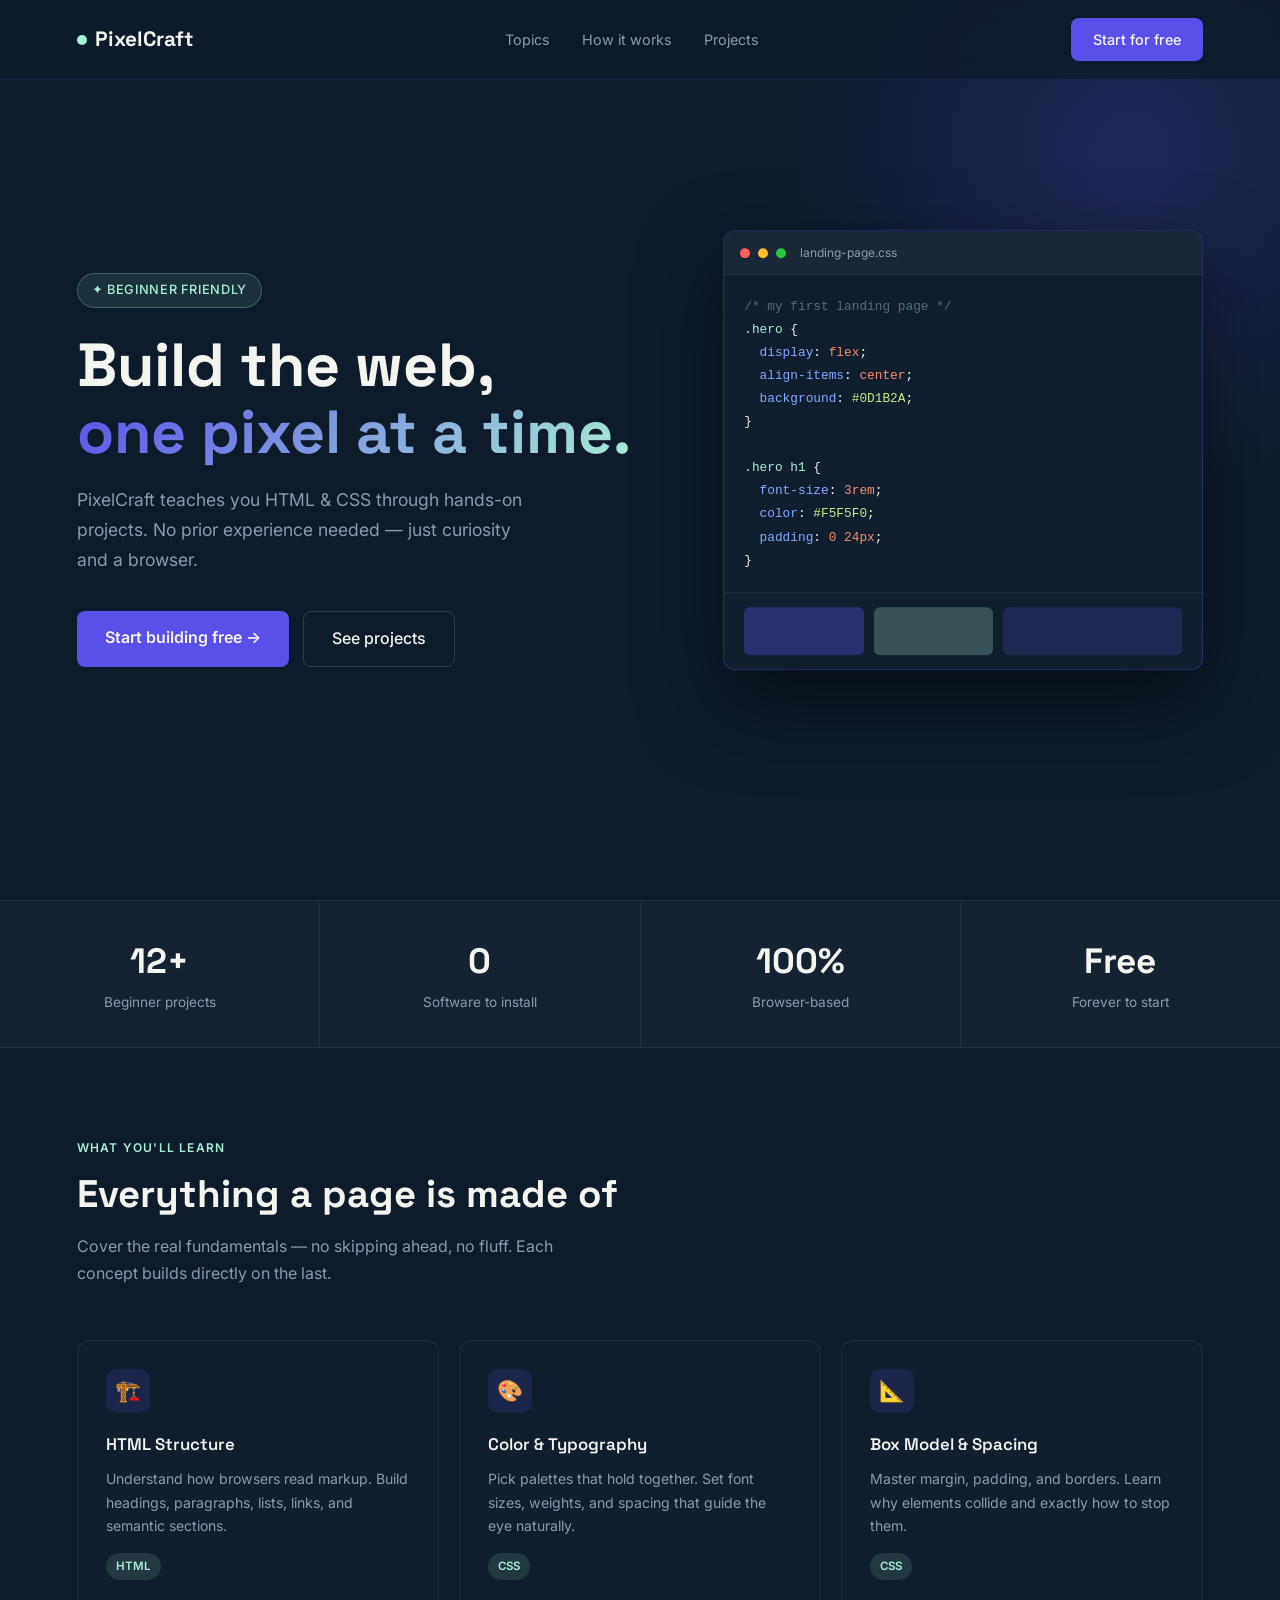
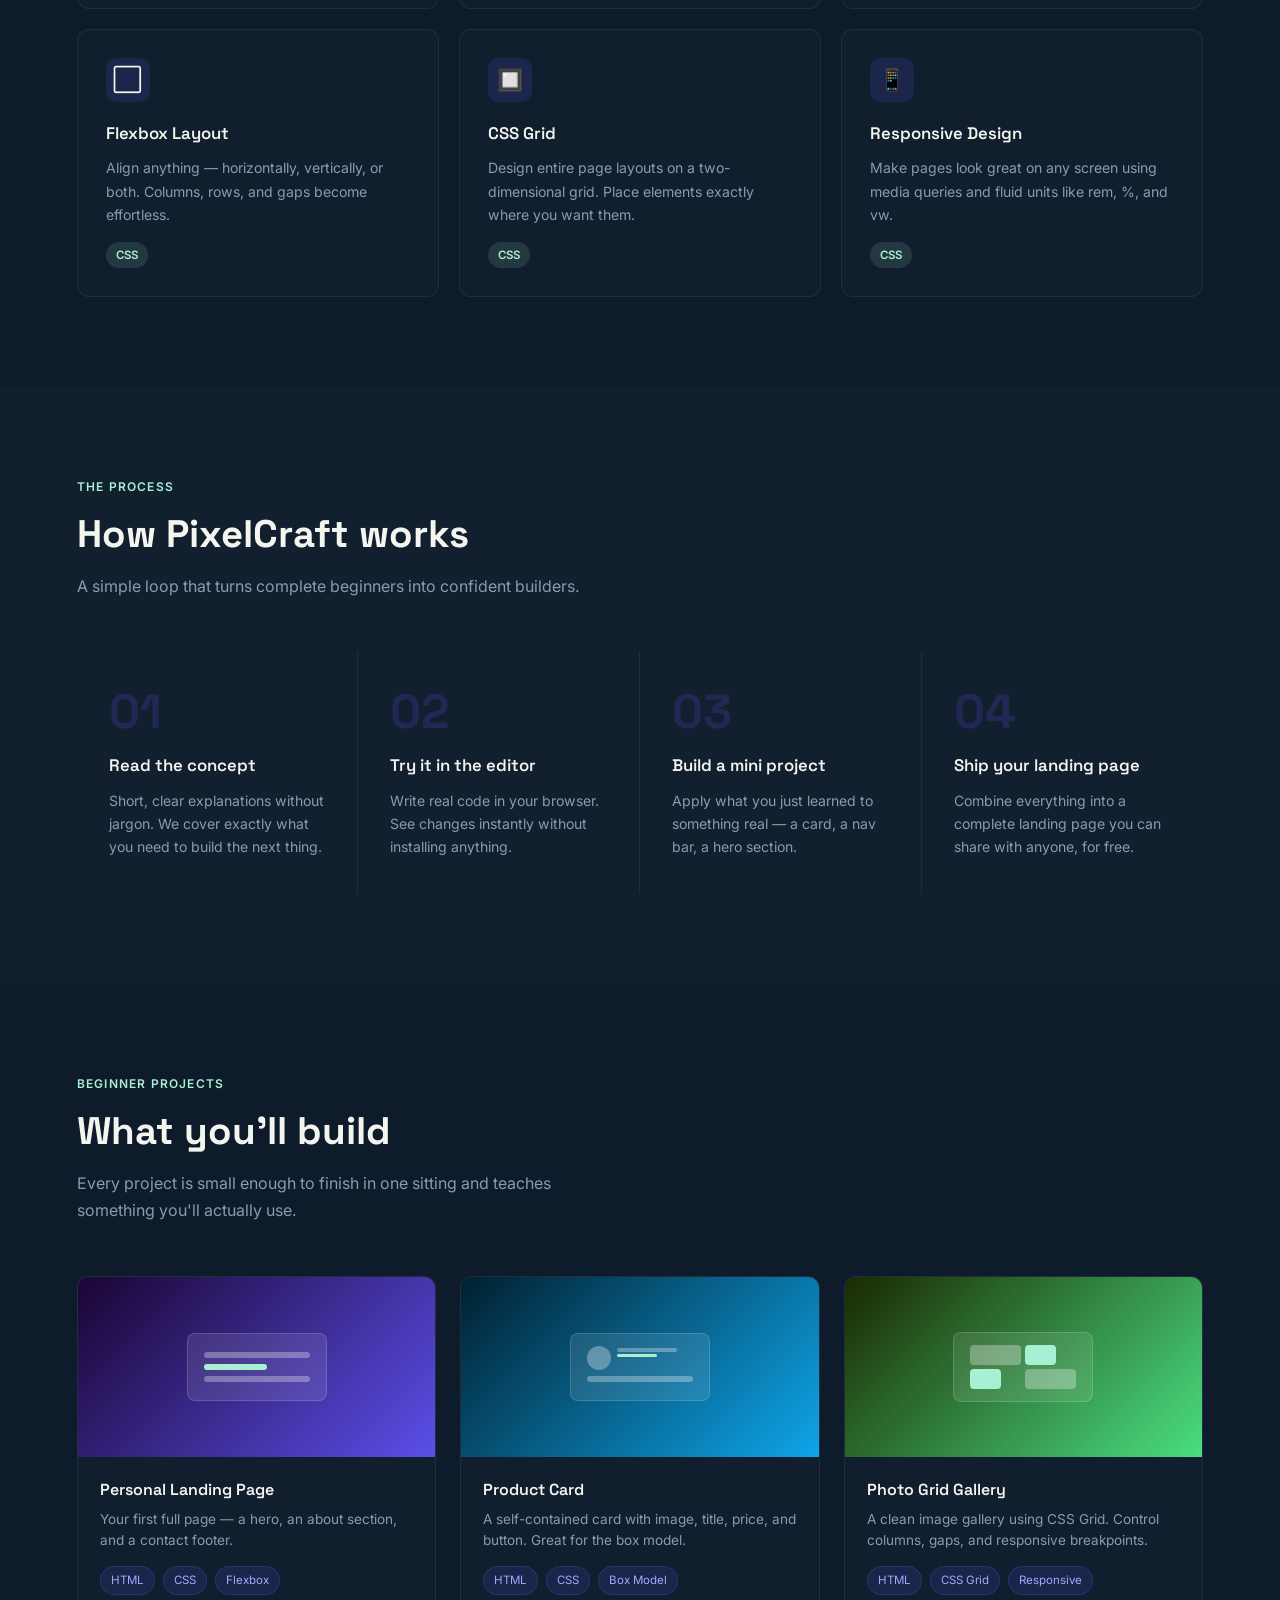
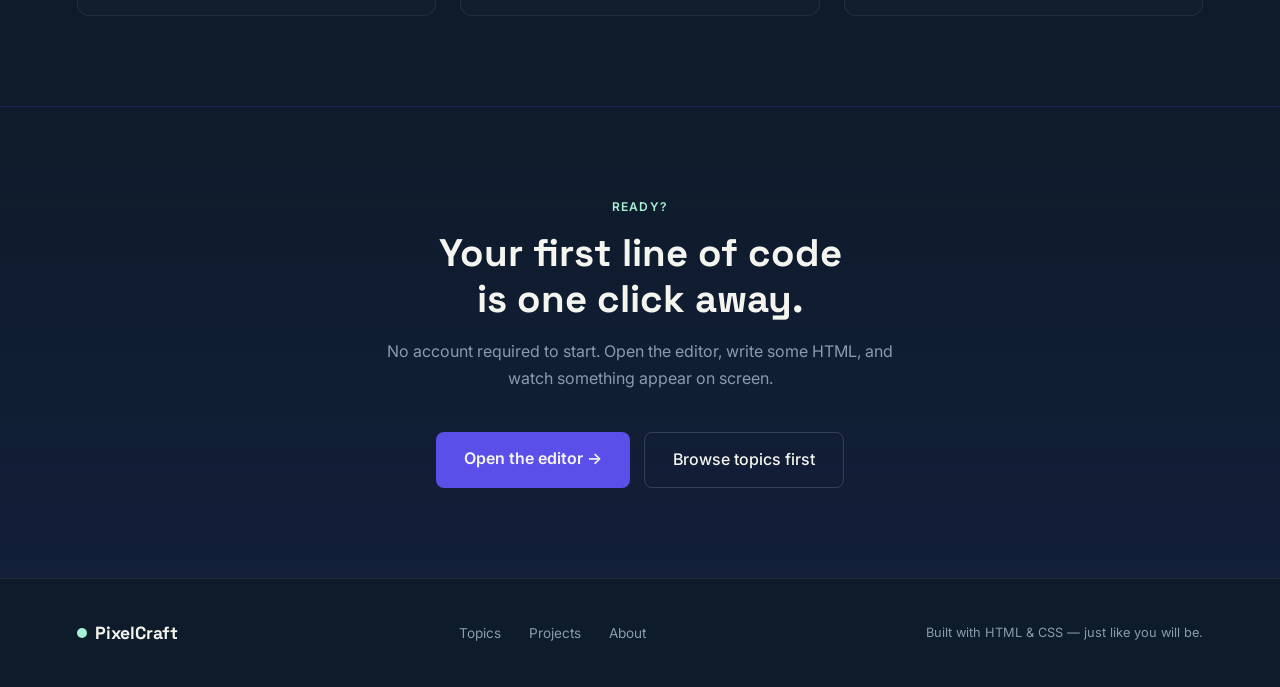
<file: index.html>
<!DOCTYPE html>
<html lang="en">
<head>
  <meta charset="UTF-8" />
  <meta name="viewport" content="width=device-width, initial-scale=1.0"/>
  <title>PixelCraft — Learn HTML & CSS</title>
  <link href="https://fonts.googleapis.com/css2?family=Space+Grotesk:wght@400;500;600;700&family=Inter:wght@400;500&display=swap" rel="stylesheet"/>
  <style>
    :root {
      --navy:   #0D1B2A;
      --indigo: #5B4FE9;
      --mint:   #A8F0D4;
      --white:  #F5F5F0;
      --grey:   #8A9BAE;
      --card-bg:#111E2E;
      --radius: 12px;
    }
    *, *::before, *::after { box-sizing: border-box; margin: 0; padding: 0; }
    html { scroll-behavior: smooth; }
    body {
      background: var(--navy);
      color: var(--white);
      font-family: 'Inter', sans-serif;
      font-size: 16px;
      line-height: 1.6;
      overflow-x: hidden;
    }

    /* NAV */
    nav {
      position: fixed; top: 0; left: 0; right: 0; z-index: 100;
      display: flex; align-items: center; justify-content: space-between;
      padding: 18px 6%;
      background: rgba(13,27,42,0.85);
      backdrop-filter: blur(12px);
      border-bottom: 1px solid rgba(91,79,233,0.15);
    }
    .logo {
      font-family: 'Space Grotesk', sans-serif;
      font-weight: 700; font-size: 1.3rem;
      color: var(--white); text-decoration: none;
      display: flex; align-items: center; gap: 8px;
    }
    .logo-dot { width: 10px; height: 10px; border-radius: 50%; background: var(--mint); display: inline-block; }
    .nav-links { display: flex; gap: 32px; list-style: none; }
    .nav-links a { color: var(--grey); text-decoration: none; font-size: .9rem; transition: color .2s; }
    .nav-links a:hover { color: var(--white); }
    .nav-cta {
      background: var(--indigo); color: var(--white);
      padding: 10px 22px; border-radius: 8px;
      text-decoration: none; font-size: .9rem; font-weight: 500;
      transition: opacity .2s;
    }
    .nav-cta:hover { opacity: .85; }

    /* HERO */
    .hero {
      min-height: 100vh;
      display: flex; align-items: center;
      padding: 120px 6% 80px;
      position: relative; overflow: hidden;
    }
    .hero-glow {
      position: absolute; top: -200px; right: -200px;
      width: 700px; height: 700px; border-radius: 50%;
      background: radial-gradient(circle, rgba(91,79,233,0.25) 0%, transparent 70%);
      pointer-events: none;
    }
    .hero-content { max-width: 560px; position: relative; z-index: 1; }
    .hero-eyebrow {
      display: inline-flex; align-items: center; gap: 8px;
      background: rgba(168,240,212,0.1);
      border: 1px solid rgba(168,240,212,0.25);
      color: var(--mint); font-size: .8rem; font-weight: 500;
      padding: 6px 14px; border-radius: 100px; margin-bottom: 24px;
      letter-spacing: .05em; text-transform: uppercase;
    }
    .hero h1 {
      font-family: 'Space Grotesk', sans-serif;
      font-size: clamp(2.4rem, 5vw, 3.8rem);
      font-weight: 700; line-height: 1.1; margin-bottom: 20px;
    }
    .hero h1 em {
      font-style: normal;
      background: linear-gradient(135deg, var(--indigo), var(--mint));
      -webkit-background-clip: text; -webkit-text-fill-color: transparent;
    }
    .hero p { color: var(--grey); font-size: 1.1rem; line-height: 1.7; margin-bottom: 36px; max-width: 460px; }
    .hero-actions { display: flex; gap: 14px; flex-wrap: wrap; }
    .btn-primary {
      background: var(--indigo); color: var(--white);
      padding: 14px 28px; border-radius: 8px;
      text-decoration: none; font-weight: 600; font-size: 1rem;
      transition: transform .2s, box-shadow .2s;
    }
    .btn-primary:hover { transform: translateY(-2px); box-shadow: 0 8px 32px rgba(91,79,233,.4); }
    .btn-secondary {
      background: transparent; color: var(--white);
      padding: 14px 28px; border-radius: 8px;
      text-decoration: none; font-weight: 500; font-size: 1rem;
      border: 1px solid rgba(255,255,255,0.15);
      transition: border-color .2s, background .2s;
    }
    .btn-secondary:hover { border-color: rgba(255,255,255,.4); background: rgba(255,255,255,.05); }

    /* ANIMATED CODE WINDOW */
    .hero-visual {
      position: absolute; right: 6%; top: 50%; transform: translateY(-50%);
      width: min(480px, 42vw);
    }
    .code-window {
      background: var(--card-bg);
      border: 1px solid rgba(91,79,233,0.3);
      border-radius: var(--radius); overflow: hidden;
      box-shadow: 0 32px 80px rgba(0,0,0,.5);
    }
    .code-titlebar {
      background: rgba(255,255,255,.04);
      padding: 12px 16px;
      display: flex; align-items: center; gap: 8px;
      border-bottom: 1px solid rgba(255,255,255,.07);
    }
    .dot { width: 10px; height: 10px; border-radius: 50%; }
    .dot-r { background: #FF5F57; }
    .dot-y { background: #FEBC2E; }
    .dot-g { background: #28C840; }
    .code-filename { color: var(--grey); font-size: .75rem; margin-left: 6px; }
    .code-body { padding: 20px; font-family: 'Courier New', monospace; font-size: .8rem; line-height: 1.8; }
    .code-line { opacity: 0; transform: translateX(-8px); animation: fadeIn .35s forwards; }
    .kw   { color: #C792EA; }
    .sel  { color: var(--mint); }
    .prop { color: #82AAFF; }
    .val  { color: #F78C6C; }
    .str  { color: #C3E88D; }
    .comment { color: #546E7A; }
    .code-line:nth-child(1)  { animation-delay: .2s; }
    .code-line:nth-child(2)  { animation-delay: .5s; }
    .code-line:nth-child(3)  { animation-delay: .8s; }
    .code-line:nth-child(4)  { animation-delay: 1.0s; }
    .code-line:nth-child(5)  { animation-delay: 1.2s; }
    .code-line:nth-child(6)  { animation-delay: 1.4s; }
    .code-line:nth-child(7)  { animation-delay: 1.6s; }
    .code-line:nth-child(8)  { animation-delay: 1.8s; }
    .code-line:nth-child(9)  { animation-delay: 2.0s; }
    .code-line:nth-child(10) { animation-delay: 2.2s; }
    .code-line:nth-child(11) { animation-delay: 2.4s; }
    .code-line:nth-child(12) { animation-delay: 2.6s; }
    @keyframes fadeIn { to { opacity: 1; transform: translateX(0); } }
    .live-preview {
      border-top: 1px solid rgba(255,255,255,.07);
      padding: 14px 20px; display: flex; gap: 10px;
    }
    .preview-box {
      flex: 1; height: 48px; border-radius: 6px;
      background: rgba(91,79,233,.35);
      animation: pulse 2s ease-in-out infinite;
    }
    .preview-box:nth-child(2) { animation-delay: .3s; background: rgba(168,240,212,.25); }
    .preview-box:nth-child(3) { animation-delay: .6s; flex: 1.5; background: rgba(91,79,233,.2); }
    @keyframes pulse { 0%,100% { opacity: .6; } 50% { opacity: 1; } }

    /* STATS */
    .stats {
      display: flex;
      background: rgba(255,255,255,.03);
      border-top: 1px solid rgba(255,255,255,.07);
      border-bottom: 1px solid rgba(255,255,255,.07);
    }
    .stat {
      flex: 1; padding: 32px 6%; text-align: center;
      border-right: 1px solid rgba(255,255,255,.07);
    }
    .stat:last-child { border-right: none; }
    .stat-num {
      font-family: 'Space Grotesk', sans-serif;
      font-size: 2.2rem; font-weight: 700; color: var(--white); display: block;
    }
    .stat-label { color: var(--grey); font-size: .85rem; margin-top: 4px; }

    /* SHARED SECTION STYLES */
    section { padding: 90px 6%; }
    .section-eyebrow {
      font-size: .75rem; font-weight: 600;
      color: var(--mint); letter-spacing: .1em;
      text-transform: uppercase; margin-bottom: 14px;
    }
    .section-title {
      font-family: 'Space Grotesk', sans-serif;
      font-size: clamp(1.8rem, 3vw, 2.6rem);
      font-weight: 700; line-height: 1.2; margin-bottom: 16px;
    }
    .section-sub { color: var(--grey); max-width: 520px; line-height: 1.7; margin-bottom: 52px; }

    /* TOPICS */
    .topics-grid { display: grid; grid-template-columns: repeat(auto-fit, minmax(270px, 1fr)); gap: 20px; }
    .topic-card {
      background: var(--card-bg);
      border: 1px solid rgba(255,255,255,.07);
      border-radius: var(--radius); padding: 28px;
      transition: border-color .2s, transform .2s;
      position: relative; overflow: hidden;
    }
    .topic-card::before {
      content: ''; position: absolute; top: 0; left: 0; right: 0; height: 2px;
      background: linear-gradient(90deg, var(--indigo), var(--mint));
      opacity: 0; transition: opacity .2s;
    }
    .topic-card:hover { border-color: rgba(91,79,233,.4); transform: translateY(-4px); }
    .topic-card:hover::before { opacity: 1; }
    .topic-icon {
      width: 44px; height: 44px; border-radius: 10px;
      background: rgba(91,79,233,.15);
      display: flex; align-items: center; justify-content: center;
      font-size: 1.3rem; margin-bottom: 18px;
    }
    .topic-card h3 { font-family: 'Space Grotesk', sans-serif; font-size: 1.05rem; font-weight: 600; margin-bottom: 10px; }
    .topic-card p { color: var(--grey); font-size: .88rem; line-height: 1.65; }
    .topic-tag {
      display: inline-block; margin-top: 16px;
      font-size: .72rem; font-weight: 600;
      padding: 4px 10px; border-radius: 100px;
      background: rgba(168,240,212,.12); color: var(--mint);
    }

    /* HOW IT WORKS */
    .how-section { background: rgba(255,255,255,.02); }
    .how-grid { display: grid; grid-template-columns: repeat(auto-fit, minmax(220px, 1fr)); }
    .how-step {
      padding: 36px 32px;
      border-right: 1px solid rgba(255,255,255,.07);
    }
    .how-step:last-child { border-right: none; }
    .step-num {
      font-family: 'Space Grotesk', sans-serif;
      font-size: 3rem; font-weight: 700;
      color: rgba(91,79,233,.2); line-height: 1; margin-bottom: 16px;
    }
    .how-step h3 { font-family: 'Space Grotesk', sans-serif; font-size: 1.05rem; font-weight: 600; margin-bottom: 10px; }
    .how-step p { color: var(--grey); font-size: .88rem; line-height: 1.65; }

    /* PROJECTS */
    .projects-grid { display: grid; grid-template-columns: repeat(auto-fit, minmax(300px, 1fr)); gap: 24px; }
    .project-card {
      background: var(--card-bg);
      border: 1px solid rgba(255,255,255,.07);
      border-radius: var(--radius); overflow: hidden;
      transition: transform .2s;
    }
    .project-card:hover { transform: translateY(-4px); }
    .project-thumb { height: 180px; position: relative; overflow: hidden; }
    .thumb-1 { background: linear-gradient(135deg, #1a0533, #5B4FE9); }
    .thumb-2 { background: linear-gradient(135deg, #012030, #0EA5E9); }
    .thumb-3 { background: linear-gradient(135deg, #1a2a00, #4ADE80); }
    .thumb-inner { position: absolute; inset: 0; display: flex; align-items: center; justify-content: center; }
    .mini-ui {
      background: rgba(255,255,255,.1);
      border-radius: 8px; padding: 12px 16px;
      border: 1px solid rgba(255,255,255,.15);
      font-family: 'Space Grotesk', sans-serif;
      font-size: .7rem; color: rgba(255,255,255,.8); min-width: 140px;
    }
    .mini-bar { height: 6px; border-radius: 3px; background: rgba(255,255,255,.3); margin: 6px 0; }
    .mini-bar.short { width: 60%; background: var(--mint); }
    .project-info { padding: 20px 22px; }
    .project-info h3 { font-family: 'Space Grotesk', sans-serif; font-size: 1rem; font-weight: 600; margin-bottom: 6px; }
    .project-info p { color: var(--grey); font-size: .85rem; }
    .project-skills { display: flex; gap: 8px; flex-wrap: wrap; margin-top: 14px; }
    .skill-pill {
      font-size: .72rem; padding: 4px 10px; border-radius: 100px;
      background: rgba(91,79,233,.15); color: #A5A8FF;
      border: 1px solid rgba(91,79,233,.25);
    }

    /* CTA */
    .cta-section {
      text-align: center;
      background: linear-gradient(180deg, transparent, rgba(91,79,233,.08));
      border-top: 1px solid rgba(91,79,233,.15);
    }
    .cta-section .section-sub { margin: 0 auto 40px; text-align: center; }
    .cta-actions { display: flex; justify-content: center; gap: 14px; flex-wrap: wrap; }

    /* FOOTER */
    footer {
      padding: 40px 6%;
      border-top: 1px solid rgba(255,255,255,.07);
      display: flex; align-items: center; justify-content: space-between;
      flex-wrap: wrap; gap: 16px;
    }
    .footer-logo {
      font-family: 'Space Grotesk', sans-serif;
      font-weight: 700; font-size: 1.1rem; color: var(--white);
      text-decoration: none; display: flex; align-items: center; gap: 8px;
    }
    .footer-links { display: flex; gap: 28px; list-style: none; }
    .footer-links a { color: var(--grey); text-decoration: none; font-size: .85rem; transition: color .2s; }
    .footer-links a:hover { color: var(--white); }
    .footer-copy { color: var(--grey); font-size: .8rem; }

    /* RESPONSIVE */
    @media (max-width: 900px) {
      .hero-visual { display: none; }
      .hero-content { max-width: 100%; }
      .how-grid { grid-template-columns: 1fr 1fr; }
      .how-step { border-right: none; border-bottom: 1px solid rgba(255,255,255,.07); }
      .how-step:last-child { border-bottom: none; }
      .nav-links { display: none; }
    }
    @media (max-width: 600px) {
      .stats { flex-direction: column; }
      .stat { border-right: none; border-bottom: 1px solid rgba(255,255,255,.07); }
      .how-grid { grid-template-columns: 1fr; }
      footer { flex-direction: column; text-align: center; }
    }
    @media (prefers-reduced-motion: reduce) {
      .code-line { animation: none; opacity: 1; transform: none; }
      .preview-box { animation: none; }
    }
  </style>
</head>
<body>

  <!-- NAV -->
  <nav>
    <a href="#" class="logo"><span class="logo-dot"></span>PixelCraft</a>
    <ul class="nav-links">
      <li><a href="#topics">Topics</a></li>
      <li><a href="#how">How it works</a></li>
      <li><a href="#projects">Projects</a></li>
    </ul>
    <a href="#start" class="nav-cta">Start for free</a>
  </nav>

  <!-- HERO -->
  <section class="hero">
    <div class="hero-glow"></div>
    <div class="hero-content">
      <div class="hero-eyebrow">✦ Beginner friendly</div>
      <h1>Build the web,<br/><em>one pixel at a time.</em></h1>
      <p>PixelCraft teaches you HTML & CSS through hands-on projects. No prior experience needed — just curiosity and a browser.</p>
      <div class="hero-actions">
        <a href="#start" class="btn-primary">Start building free →</a>
        <a href="#projects" class="btn-secondary">See projects</a>
      </div>
    </div>
    <div class="hero-visual">
      <div class="code-window">
        <div class="code-titlebar">
          <span class="dot dot-r"></span>
          <span class="dot dot-y"></span>
          <span class="dot dot-g"></span>
          <span class="code-filename">landing-page.css</span>
        </div>
        <div class="code-body">
          <div class="code-line"><span class="comment">/* my first landing page */</span></div>
          <div class="code-line"><span class="sel">.hero</span> {</div>
          <div class="code-line">&nbsp;&nbsp;<span class="prop">display</span>: <span class="val">flex</span>;</div>
          <div class="code-line">&nbsp;&nbsp;<span class="prop">align-items</span>: <span class="val">center</span>;</div>
          <div class="code-line">&nbsp;&nbsp;<span class="prop">background</span>: <span class="str">#0D1B2A</span>;</div>
          <div class="code-line">}</div>
          <div class="code-line">&nbsp;</div>
          <div class="code-line"><span class="sel">.hero h1</span> {</div>
          <div class="code-line">&nbsp;&nbsp;<span class="prop">font-size</span>: <span class="val">3rem</span>;</div>
          <div class="code-line">&nbsp;&nbsp;<span class="prop">color</span>: <span class="str">#F5F5F0</span>;</div>
          <div class="code-line">&nbsp;&nbsp;<span class="prop">padding</span>: <span class="val">0 24px</span>;</div>
          <div class="code-line">}</div>
        </div>
        <div class="live-preview">
          <div class="preview-box"></div>
          <div class="preview-box"></div>
          <div class="preview-box"></div>
        </div>
      </div>
    </div>
  </section>

  <!-- STATS -->
  <div class="stats">
    <div class="stat"><span class="stat-num">12+</span><span class="stat-label">Beginner projects</span></div>
    <div class="stat"><span class="stat-num">0</span><span class="stat-label">Software to install</span></div>
    <div class="stat"><span class="stat-num">100%</span><span class="stat-label">Browser-based</span></div>
    <div class="stat"><span class="stat-num">Free</span><span class="stat-label">Forever to start</span></div>
  </div>

  <!-- TOPICS -->
  <section id="topics">
    <div class="section-eyebrow">What you'll learn</div>
    <h2 class="section-title">Everything a page is made of</h2>
    <p class="section-sub">Cover the real fundamentals — no skipping ahead, no fluff. Each concept builds directly on the last.</p>
    <div class="topics-grid">
      <div class="topic-card">
        <div class="topic-icon">🏗️</div>
        <h3>HTML Structure</h3>
        <p>Understand how browsers read markup. Build headings, paragraphs, lists, links, and semantic sections.</p>
        <span class="topic-tag">HTML</span>
      </div>
      <div class="topic-card">
        <div class="topic-icon">🎨</div>
        <h3>Color & Typography</h3>
        <p>Pick palettes that hold together. Set font sizes, weights, and spacing that guide the eye naturally.</p>
        <span class="topic-tag">CSS</span>
      </div>
      <div class="topic-card">
        <div class="topic-icon">📐</div>
        <h3>Box Model & Spacing</h3>
        <p>Master margin, padding, and borders. Learn why elements collide and exactly how to stop them.</p>
        <span class="topic-tag">CSS</span>
      </div>
      <div class="topic-card">
        <div class="topic-icon">⬜</div>
        <h3>Flexbox Layout</h3>
        <p>Align anything — horizontally, vertically, or both. Columns, rows, and gaps become effortless.</p>
        <span class="topic-tag">CSS</span>
      </div>
      <div class="topic-card">
        <div class="topic-icon">🔲</div>
        <h3>CSS Grid</h3>
        <p>Design entire page layouts on a two-dimensional grid. Place elements exactly where you want them.</p>
        <span class="topic-tag">CSS</span>
      </div>
      <div class="topic-card">
        <div class="topic-icon">📱</div>
        <h3>Responsive Design</h3>
        <p>Make pages look great on any screen using media queries and fluid units like rem, %, and vw.</p>
        <span class="topic-tag">CSS</span>
      </div>
    </div>
  </section>

  <!-- HOW IT WORKS -->
  <section id="how" class="how-section">
    <div class="section-eyebrow">The process</div>
    <h2 class="section-title">How PixelCraft works</h2>
    <p class="section-sub">A simple loop that turns complete beginners into confident builders.</p>
    <div class="how-grid">
      <div class="how-step">
        <div class="step-num">01</div>
        <h3>Read the concept</h3>
        <p>Short, clear explanations without jargon. We cover exactly what you need to build the next thing.</p>
      </div>
      <div class="how-step">
        <div class="step-num">02</div>
        <h3>Try it in the editor</h3>
        <p>Write real code in your browser. See changes instantly without installing anything.</p>
      </div>
      <div class="how-step">
        <div class="step-num">03</div>
        <h3>Build a mini project</h3>
        <p>Apply what you just learned to something real — a card, a nav bar, a hero section.</p>
      </div>
      <div class="how-step">
        <div class="step-num">04</div>
        <h3>Ship your landing page</h3>
        <p>Combine everything into a complete landing page you can share with anyone, for free.</p>
      </div>
    </div>
  </section>

  <!-- PROJECTS -->
  <section id="projects">
    <div class="section-eyebrow">Beginner projects</div>
    <h2 class="section-title">What you'll build</h2>
    <p class="section-sub">Every project is small enough to finish in one sitting and teaches something you'll actually use.</p>
    <div class="projects-grid">
      <div class="project-card">
        <div class="project-thumb thumb-1">
          <div class="thumb-inner">
            <div class="mini-ui">
              <div class="mini-bar"></div>
              <div class="mini-bar short"></div>
              <div class="mini-bar"></div>
            </div>
          </div>
        </div>
        <div class="project-info">
          <h3>Personal Landing Page</h3>
          <p>Your first full page — a hero, an about section, and a contact footer.</p>
          <div class="project-skills">
            <span class="skill-pill">HTML</span>
            <span class="skill-pill">CSS</span>
            <span class="skill-pill">Flexbox</span>
          </div>
        </div>
      </div>
      <div class="project-card">
        <div class="project-thumb thumb-2">
          <div class="thumb-inner">
            <div class="mini-ui" style="font-size:.65rem;">
              <div style="display:flex;gap:6px;margin-bottom:6px;">
                <div style="width:24px;height:24px;border-radius:50%;background:rgba(255,255,255,.3);"></div>
                <div>
                  <div class="mini-bar" style="width:60px;height:4px;margin:2px 0;"></div>
                  <div class="mini-bar short" style="height:3px;margin:0;width:40px;"></div>
                </div>
              </div>
              <div class="mini-bar"></div>
            </div>
          </div>
        </div>
        <div class="project-info">
          <h3>Product Card</h3>
          <p>A self-contained card with image, title, price, and button. Great for the box model.</p>
          <div class="project-skills">
            <span class="skill-pill">HTML</span>
            <span class="skill-pill">CSS</span>
            <span class="skill-pill">Box Model</span>
          </div>
        </div>
      </div>
      <div class="project-card">
        <div class="project-thumb thumb-3">
          <div class="thumb-inner">
            <div class="mini-ui">
              <div style="display:grid;grid-template-columns:1fr 1fr;gap:4px;">
                <div class="mini-bar" style="margin:0;height:20px;border-radius:4px;"></div>
                <div class="mini-bar short" style="margin:0;height:20px;border-radius:4px;"></div>
                <div class="mini-bar short" style="margin:0;height:20px;border-radius:4px;"></div>
                <div class="mini-bar" style="margin:0;height:20px;border-radius:4px;"></div>
              </div>
            </div>
          </div>
        </div>
        <div class="project-info">
          <h3>Photo Grid Gallery</h3>
          <p>A clean image gallery using CSS Grid. Control columns, gaps, and responsive breakpoints.</p>
          <div class="project-skills">
            <span class="skill-pill">HTML</span>
            <span class="skill-pill">CSS Grid</span>
            <span class="skill-pill">Responsive</span>
          </div>
        </div>
      </div>
    </div>
  </section>

  <!-- CTA -->
  <section id="start" class="cta-section">
    <div class="section-eyebrow">Ready?</div>
    <h2 class="section-title">Your first line of code<br/>is one click away.</h2>
    <p class="section-sub">No account required to start. Open the editor, write some HTML, and watch something appear on screen.</p>
    <div class="cta-actions">
      <a href="#" class="btn-primary">Open the editor →</a>
      <a href="#topics" class="btn-secondary">Browse topics first</a>
    </div>
  </section>

  <!-- FOOTER -->
  <footer>
    <a href="#" class="footer-logo"><span class="logo-dot"></span>PixelCraft</a>
    <ul class="footer-links">
      <li><a href="#">Topics</a></li>
      <li><a href="#">Projects</a></li>
      <li><a href="#">About</a></li>
    </ul>
    <span class="footer-copy">Built with HTML & CSS — just like you will be.</span>
  </footer>

</body>
</html>
</file>
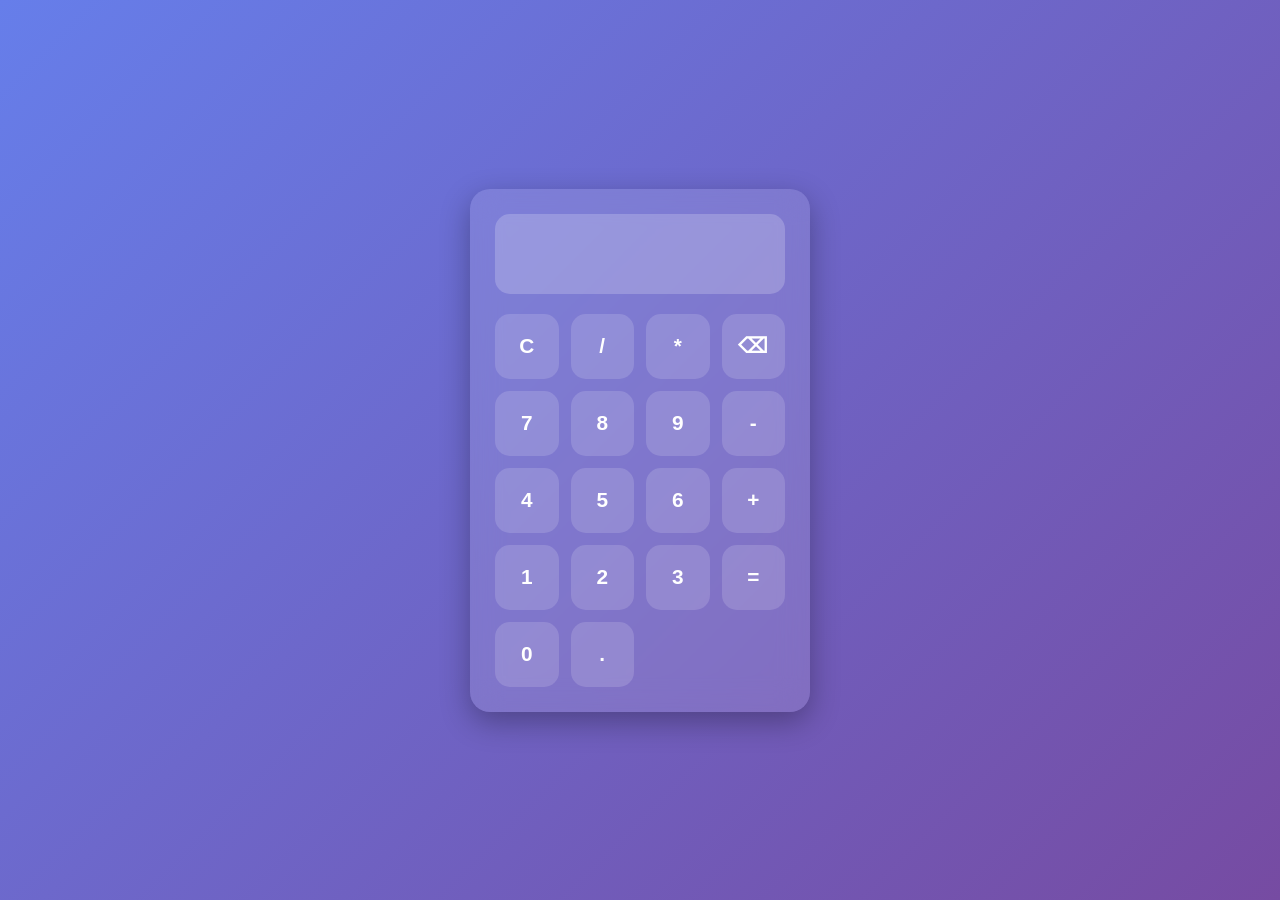
<file: calculator/index.html>
<!DOCTYPE html>
<html lang="en">
<head>
    <meta charset="UTF-8">
    <title>Calculator</title>
    <link rel="stylesheet" href="style.css">
</head>
<body>

<div class="calculator">
    <input type="text" id="display" readonly>

    <div class="buttons">
        <button onclick="clearDisplay()">C</button>
        <button onclick="appendValue('/')">/</button>
        <button onclick="appendValue('*')">*</button>
        <button onclick="deleteLast()">⌫</button>

        <button onclick="appendValue('7')">7</button>
        <button onclick="appendValue('8')">8</button>
        <button onclick="appendValue('9')">9</button>
        <button onclick="appendValue('-')">-</button>

        <button onclick="appendValue('4')">4</button>
        <button onclick="appendValue('5')">5</button>
        <button onclick="appendValue('6')">6</button>
        <button onclick="appendValue('+')">+</button>

        <button onclick="appendValue('1')">1</button>
        <button onclick="appendValue('2')">2</button>
        <button onclick="appendValue('3')">3</button>
        <button onclick="calculate()" rowspan="2">=</button>

        <button onclick="appendValue('0')">0</button>
        <button onclick="appendValue('.')">.</button>
    </div>
</div>

<script src="script.js"></script>

</body>
</html>
</file>
<file: calculator/style.css>
* {
    margin: 0;
    padding: 0;
    box-sizing: border-box;
    font-family: 'Segoe UI', sans-serif;
}

body {
    display: flex;
    justify-content: center;
    align-items: center;
    min-height: 100vh;
    background: linear-gradient(135deg, #667eea, #764ba2);
}

.calculator {
    width: 340px;
    background: rgba(255, 255, 255, 0.12);
    backdrop-filter: blur(15px);
    border-radius: 20px;
    padding: 25px;
    box-shadow: 0 10px 30px rgba(0,0,0,0.3);
}

#display {
    width: 100%;
    height: 80px;
    border: none;
    outline: none;
    border-radius: 15px;
    margin-bottom: 20px;
    padding: 15px;
    font-size: 2rem;
    text-align: right;
    background: rgba(255,255,255,0.2);
    color: white;
}

#display::placeholder {
    color: rgba(255,255,255,0.7);
}

.buttons {
    display: grid;
    grid-template-columns: repeat(4, 1fr);
    gap: 12px;
}

button {
    height: 65px;
    border: none;
    border-radius: 15px;
    font-size: 1.3rem;
    font-weight: bold;
    cursor: pointer;
    color: white;
    background: rgba(255,255,255,0.15);
    transition: all 0.3s ease;
}

button:hover {
    transform: translateY(-3px);
    background: rgba(255,255,255,0.25);
}

button:active {
    transform: scale(0.95);
}

.operator {
    background: #ff9500;
}

.operator:hover {
    background: #ffad33;
}

.equal {
    background: #28c76f;
}

.equal:hover {
    background: #38d67f;
}

.clear {
    background: #ea5455;
}

.clear:hover {
    background: #f06b6c;
}
</file>
